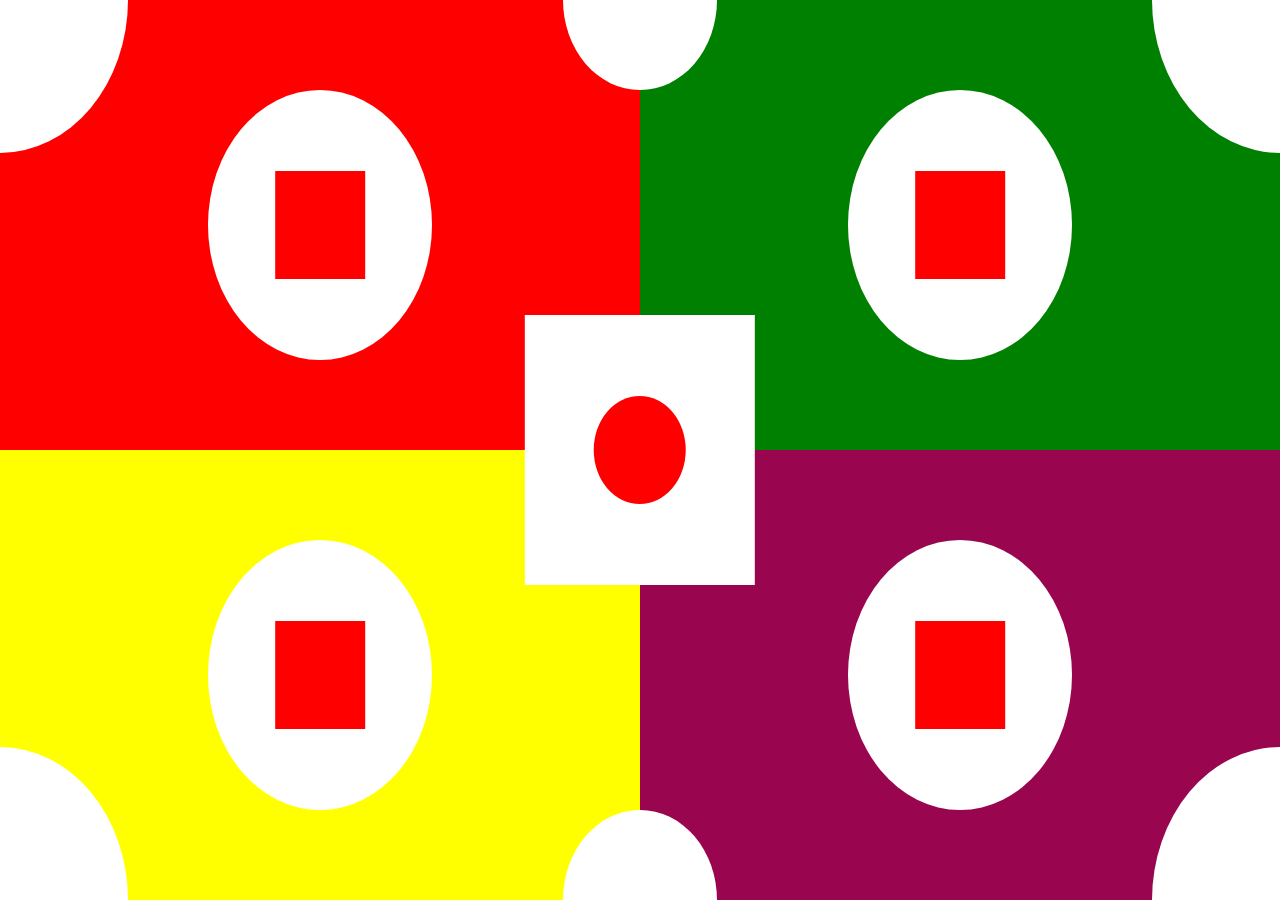
<file: pages/Case1.html>
<!DOCTYPE html>
<html lang="en">
<head>
    <meta charset="UTF-8">
    <meta name="viewport" content="width=, initial-scale=1.0">
    <title>Case 1</title>
    <link rel ="stylesheet"href="case1.css">
</head>
<body>
    <div class="container">
        <div class="box" id="box-1">
          <div class="corner-circle" id="big-corner-circle1"></div>
          <div class="corner-circle" id="small-corner-circle1"></div>
          <div class="center-circle"><div class="center-square"></div></div>
        </div>
        <div class="box" id="box-2">
          <div class="corner-circle" id="big-corner-circle2"></div>
          <div class="corner-circle" id="small-corner-circle2"></div>
          <div class="center-circle"><div class="center-square"></div></div>
        </div>
        <div class="box" id="box-3">
          <div class="corner-circle" id="big-corner-circle3"></div>
          <div class="corner-circle" id="small-corner-circle3"></div>
          <div class="center-circle"><div class="center-square"></div></div>
        </div>
        <div class="box" id="box-4">
          <div class="corner-circle" id="big-corner-circle4"></div>
          <div class="corner-circle" id="small-corner-circle4"></div>
          <div class="center-circle"><div class="center-square"></div></div>
        </div>
        <div class="center-circle" id="outer-center-circle">
          <div class="center-square" id="outer-center-square"></div>
        </div>
      </div>

</body>
</html>
</file>
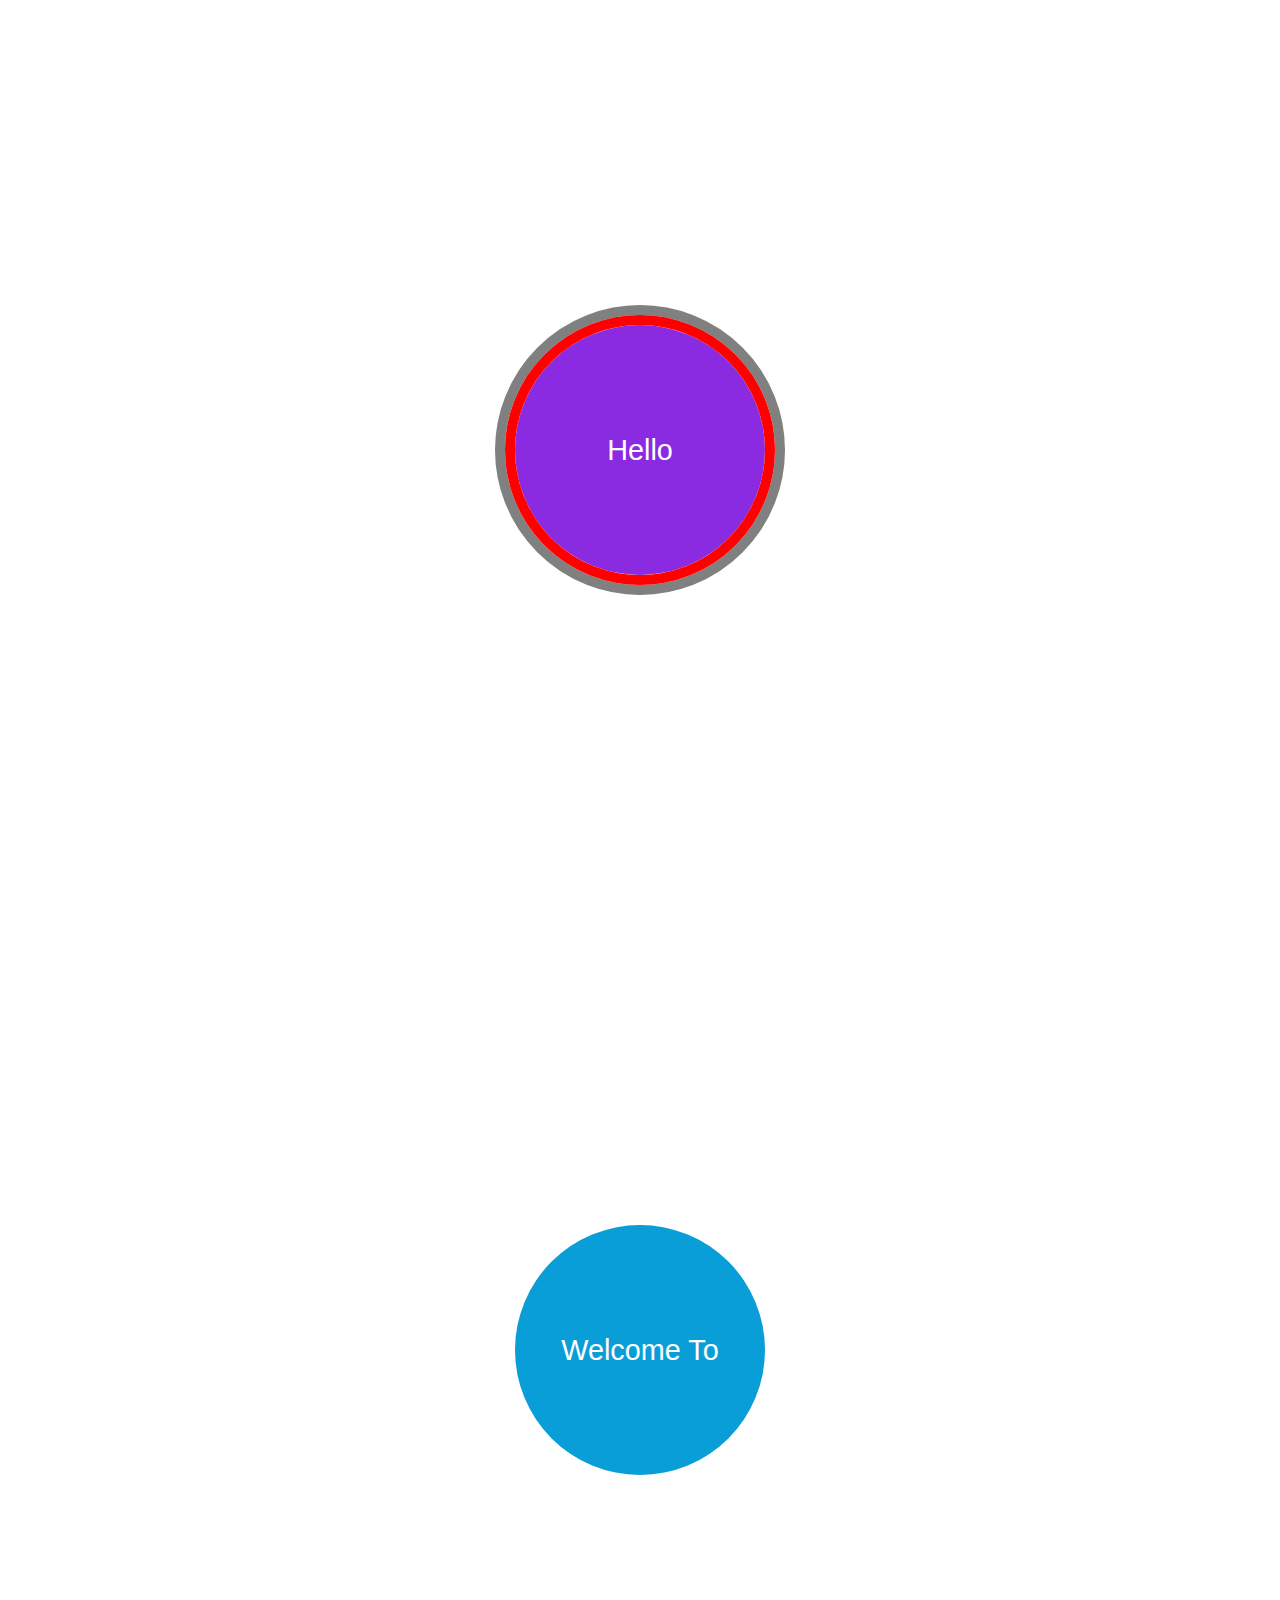
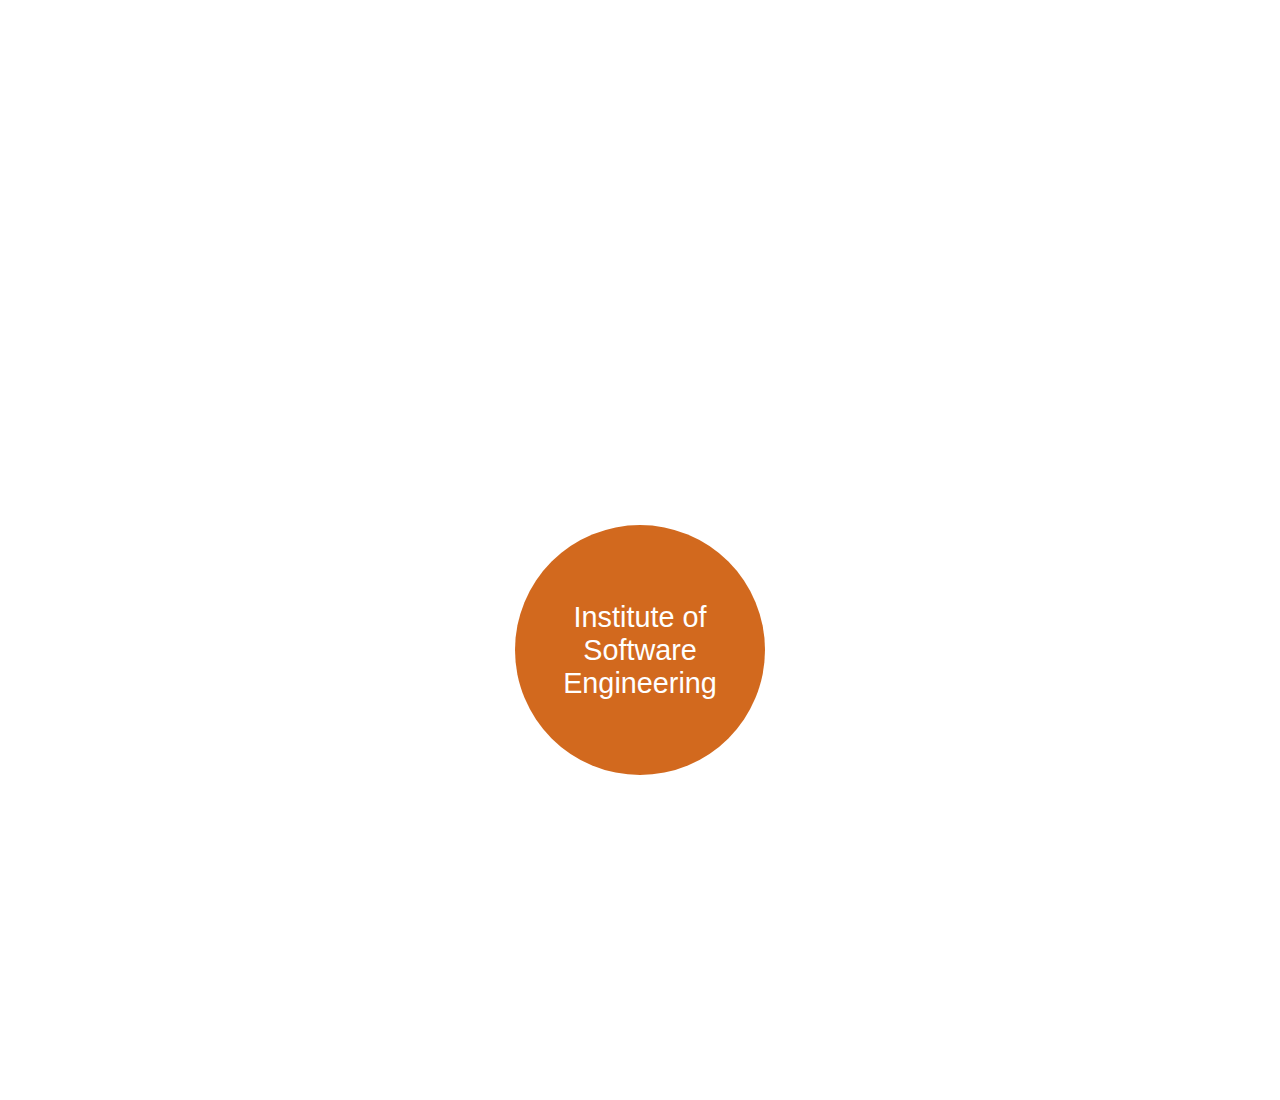
<file: pages/Case3.html>
<!DOCTYPE html>
<html lang="en">
<head>
    <meta charset="UTF-8">
    <meta name="viewport" content="width=device-width, initial-scale=1.0">
    <title>Case 3</title>
    <link rel ="stylesheet"href="case3.css">
</head>
<body>
    <div class="ring" id="outer-ring">
        <div class="ring" id="inner-ring"></div>
      </div>
      <div class="circle-container">
        <div class="card-container">
          <div class="circle-card" id="card-1"><p>Hello</p></div>
        </div>
        <div class="card-container">
          <div class="circle-card" id="card-2"><p>Welcome To</p></div>
        </div>
        <div class="card-container">
          <div class="circle-card" id="card-3">
            <p>Institute of Software Engineering</p>
          </div>
        </div>
      </div>
    
</body>
</html>
</file>
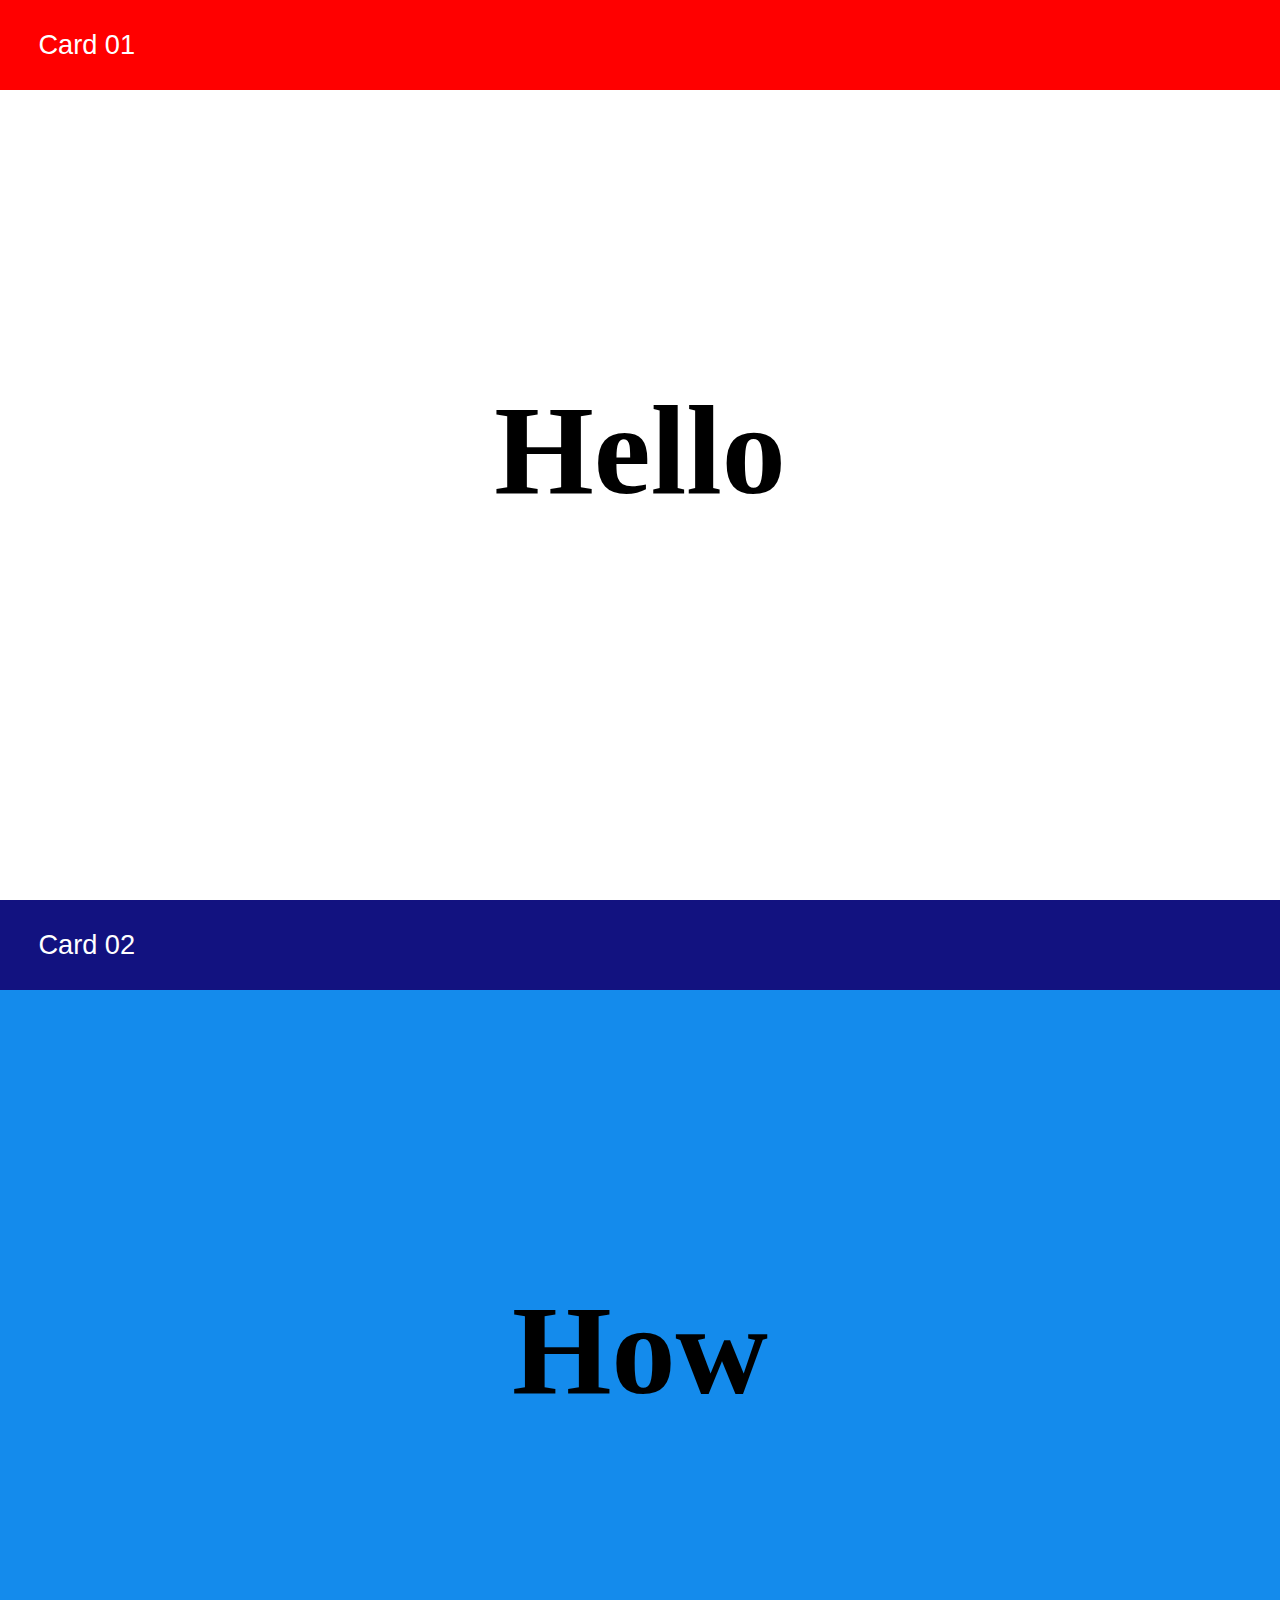
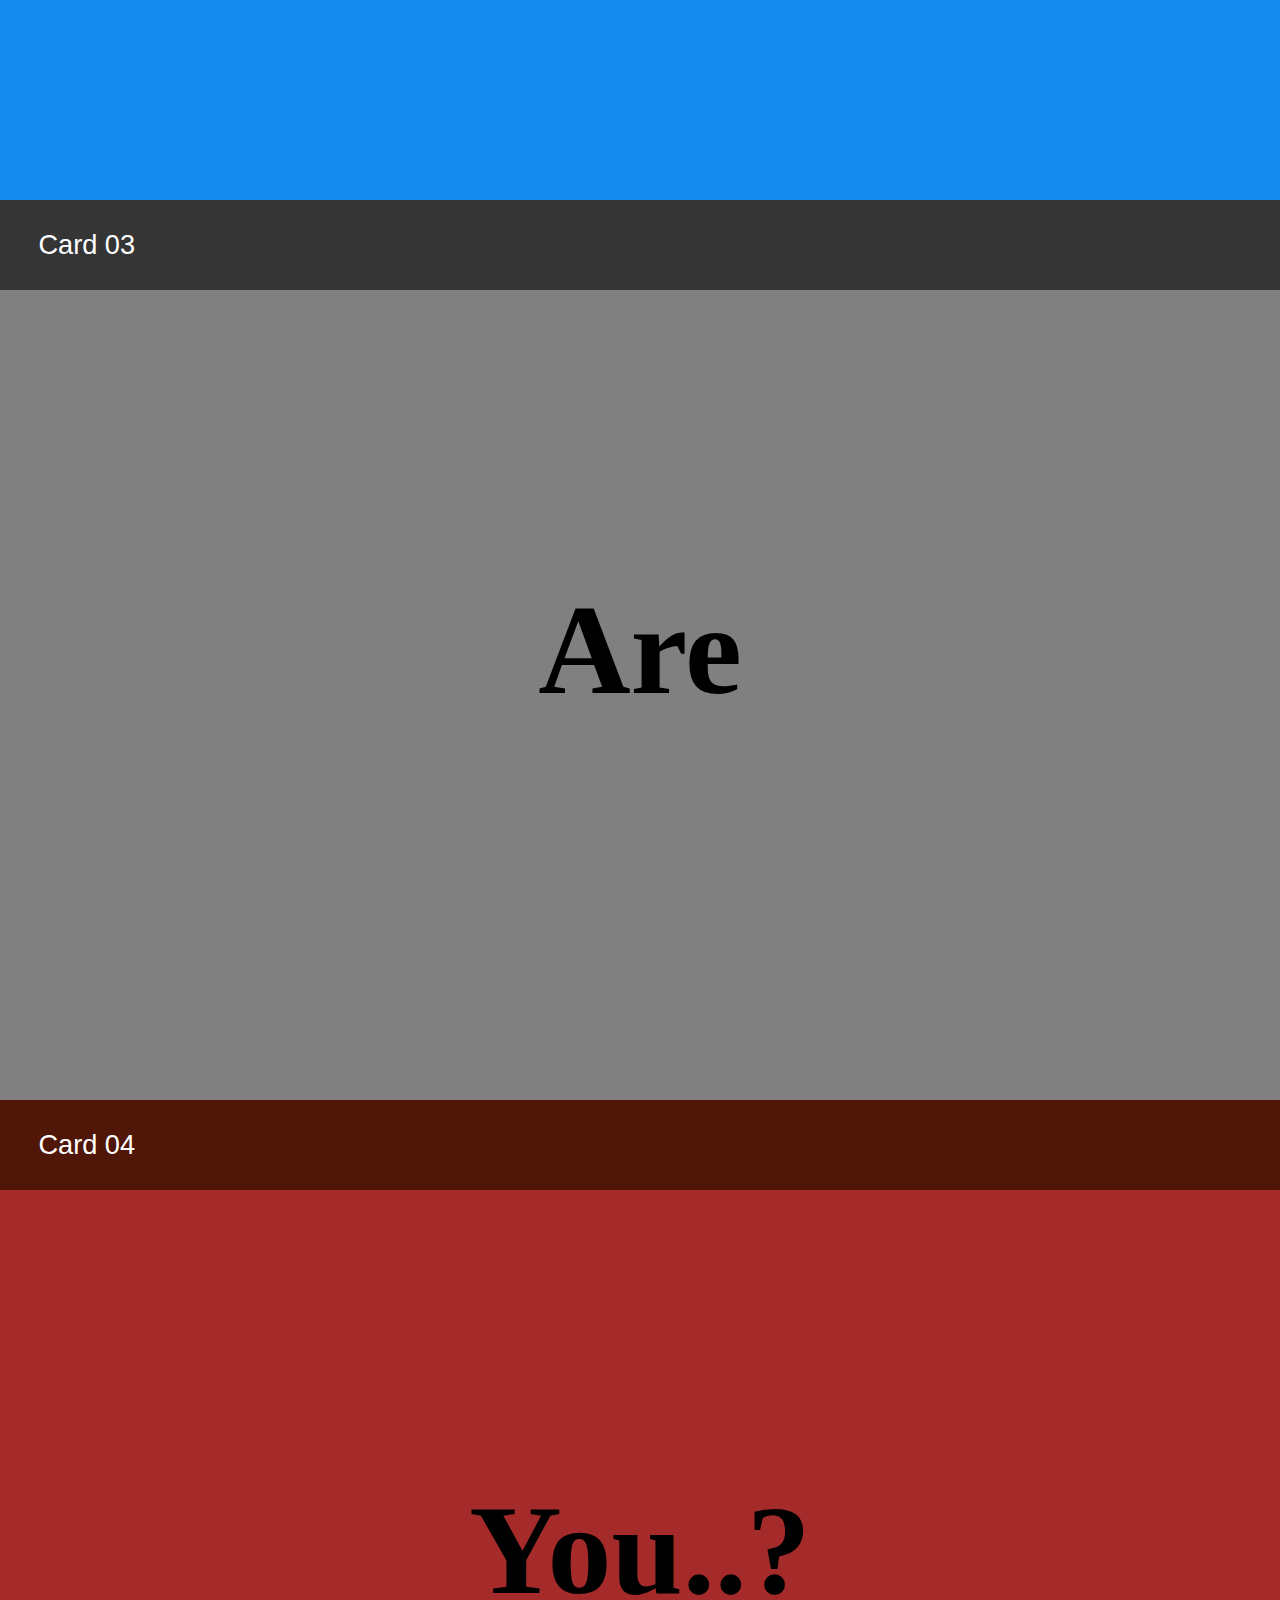
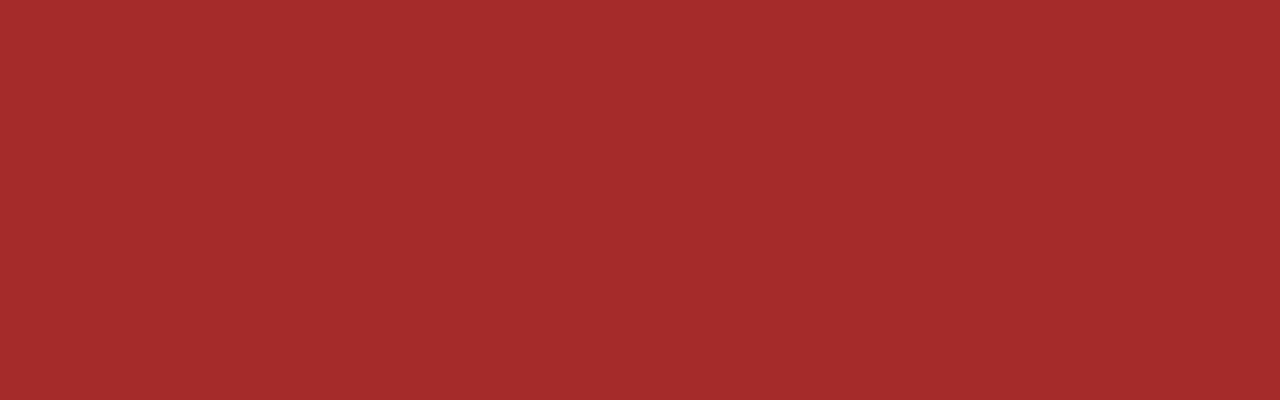
<file: pages/Case4.html>
<!DOCTYPE html>
<html lang="en">
  <head>
    <meta charset="UTF-8" />
    <meta name="viewport" content="width=device-width, initial-scale=1.0" />
    <title>Case 4</title>
    <link rel="stylesheet" href="case4.css" />
  </head>
  <body>
    <div class="page-container">
      <div class="page" id="page-1">
        <p class="center-text">Hello</p>
        <div class="sticky-header" id="header-1"><p>Card 01</p></div>
      </div>
      <div class="page" id="page-2">
        <p class="center-text">How</p>
        <div class="sticky-header" id="header-2"><p>Card 02</p></div>
      </div>
      <div class="page" id="page-3">
        <p class="center-text">Are</p>
        <div class="sticky-header" id="header-3"><p>Card 03</p></div>
      </div>
      <div class="page" id="page-4">
        <p class="center-text">You..?</p>
        <div class="sticky-header" id="header-4"><p>Card 04</p></div>
      </div>
    </div>
  </body>
</html>
</file>
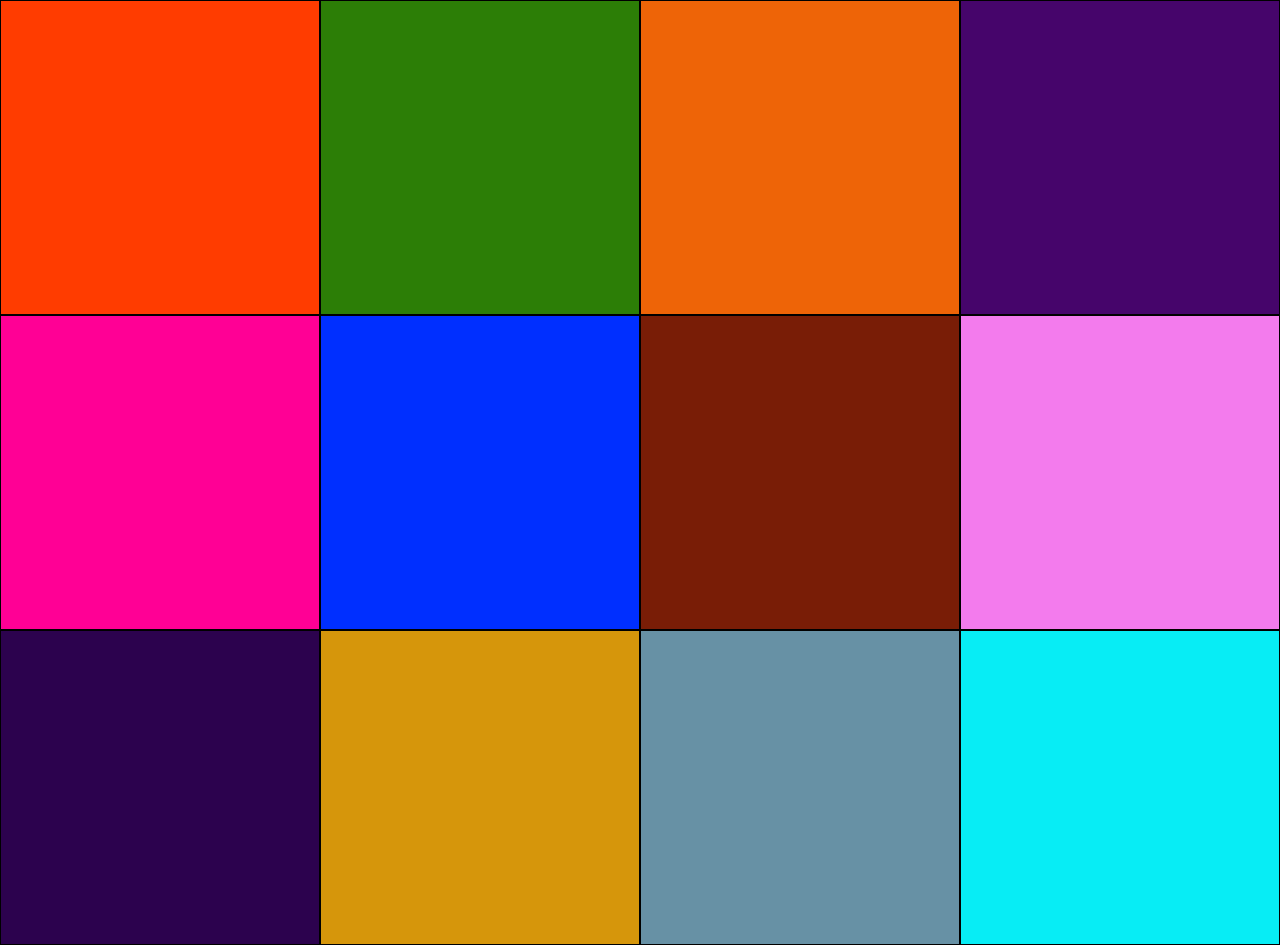
<file: pages/Case5.html>
<!DOCTYPE html>
<html lang="en">
<head>
    <meta charset="UTF-8">
    <meta name="viewport" content="width=device-width, initial-scale=1.0">
    <title>Case 5</title>
    <link rel="stylesheet" href="case5.css" />
</head>
<body>
    <div class="container">
        <div class="box box1"></div>
        <div class="box box2"></div>
        <div class="box box3"></div>
        <div class="box box4"></div>
        <div class="box box5"></div>
        <div class="box box6"></div>
        <div class="box box7"></div>
        <div class="box box8"></div>
        <div class="box box9"></div>
        <div class="box box10"></div>
        <div class="box box11"></div>
        <div class="box box12"></div>
    </div>
    
</body>
</html>
</file>
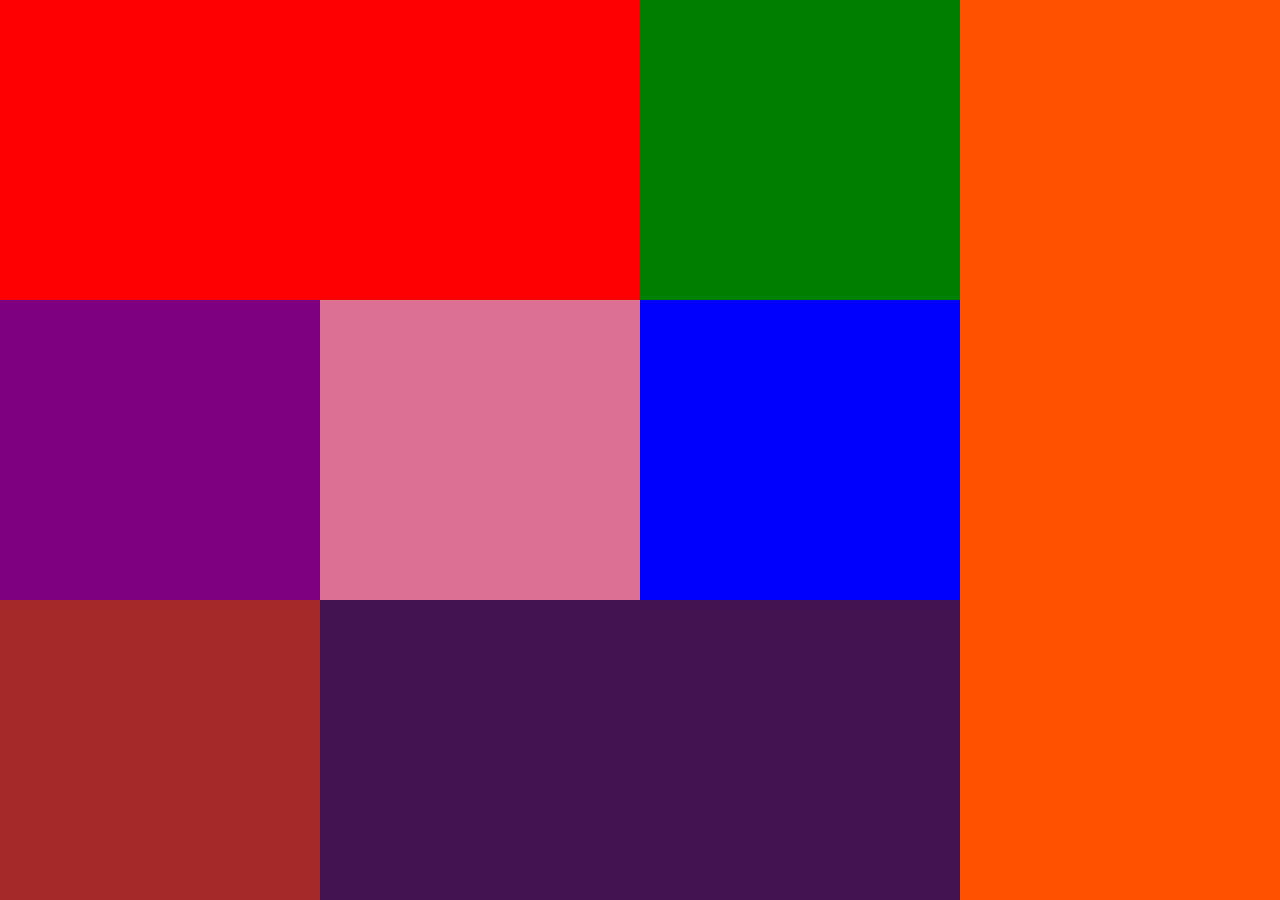
<file: pages/Case6.html>
<!DOCTYPE html>
<html lang="en">
<head>
    <meta charset="UTF-8">
    <meta name="viewport" content="width=device-width, initial-scale=1.0">
    <title>Case 6</title>
    <link rel="stylesheet" href="case6.css" />
</head>
<body>
    <div class="box-container">
        <div class="box box1"></div>
        <div class="box box2"></div>
        <div class="box box3"></div>
        <div class="box box4"></div>
        <div class="box box5"></div>
        <div class="box box6"></div>
        <div class="box box7"></div>
        <div class="box box8"></div>
      </div>
    </div>
    
</body>
</html>
</file>
<file: pages/case1.css>
body{
    margin: 0;
    padding: 0;
}
.box{
    width: 50vw;
    height: 50vh;
    position: absolute;
    
}
#box-1{
    background-color: red;
    top: 0;
    left: 0;
}
#box-2{
    background-color: green;
    top: 0;
    right: 0;
}
#box-3{
    background-color: yellow;
    bottom: 0;
    left: 0;
}
#box-4{
    background-color: rgb(153, 5, 79);
    bottom: 0;
    right: 0;
}
.center-circle{
    width: 35%;
    height: 30vh;
    
    background-color: white;
    border-radius: 100%;
    position: absolute;
    top: 50%;
    left: 50%;
    transform: translate(-50%, -50%);
}
.center-square{
    width: 40%;
    height: 40%;
    background-color: red;
    position: absolute;
    top: 50%;
    left: 50%;
    transform: translate(-50%, -50%);
}
.corner-circle{
    width: 20%;
    height: 17vh;
    background-color: white;
    position: absolute;
    
}
#box-1 #big-corner-circle1{
    top: 0;
    left: 0;
    border-bottom-right-radius: 100%;
}
#box-2 #big-corner-circle2{
    top: 0;
    right: 0;
    border-bottom-left-radius: 100%;
}
#box-3 #big-corner-circle3{
    bottom: 0;
    left: 0;
    border-top-right-radius: 100%;
}
#box-4 #big-corner-circle4{
    bottom: 0;
    right: 0;
    border-top-left-radius: 100%;
}

#box-1 #small-corner-circle1{
    height: 10vh;
    width: 12%;
    top: 0;
    right: 0;
    border-bottom-left-radius: 100%;
}
#box-2 #small-corner-circle2{
    height: 10vh;
    width: 12%;
    border-bottom-right-radius: 100%;
    
}
#box-3 #small-corner-circle3{
    height: 10vh;
    width: 12%;
    bottom: 0;
    right: 0;
    border-top-left-radius: 100%;
}
#box-4 #small-corner-circle4{
    height: 10vh;
    width: 12%;
    bottom: 0;
    border-top-right-radius: 100%;
}
#outer-center-circle{
    width: 18vw;
    border-radius: 0;
}
#outer-center-square{
    border-radius: 100%;
}
</file>
<file: pages/case3.css>
body{
    margin: 0;
}
div{
    border-radius: 100%;
}


#inner-ring{
    height: 250px;
    width: 250px;
    border: 10px solid red;
}
#outer-ring{
    height: fit-content;
    width: fit-content;
    border: 10px solid gray;
    position: fixed;
    top: 50%;
    left: 50%;
    transform: translate(-50%, -50%);
}
.circle-container{
    
    height: 100%;
    width: 100%;
    display: flex;
    flex-direction: column;
    justify-content: center;
    align-items: center;
    
}
.card-container{
    width: 100%;
    height: 100vh;
    display: flex;
    justify-content: center;
    align-items: center;
}
.circle-card{
    height: 250px;
    width: 250px;
    display: flex;
    justify-content: center;
    align-items: center;
    color: white;
    font-size: 1.8rem;
    font-family: sans-serif;
    text-align: center;
    
}
#card-1{
    background-color: blueviolet;
}
#card-2{
    background-color:rgb(10, 158, 216);
}
#card-3{
    background-color:chocolate;
}
</file>
<file: pages/case4.css>
body{
    margin: 0;
}
.page{
    width: 100%;
    height: 100vh;
    position: relative;
}
.sticky-header{
    width: 100%;
    height: 10vh;
    background-color: red;
    position: sticky;
    top: 0;
    display: flex;
    flex-direction: column;
    justify-content: space-around;
}
.sticky-header p{
    color: white;
    font-family: sans-serif;
    font-size: 1.7rem;
    padding-left: 3%;
   
}
#header-2{
    background-color: rgb(18, 18, 128);
}
#header-3{
    background-color: rgb(53, 53, 53);
}
#header-4{
    background-color: rgb(80, 22, 8);
}
#page-2{
    background-color: rgb(20, 139, 236);
}
#page-3{
    background-color: grey;
}
#page-4{
    background-color: brown;
}
.center-text{
    margin: 0;
    font-size: 8rem;
    font-weight: 550;
    font-family: serif;
    position: absolute;
    top: 50%;
    left: 50%;
    transform: translate(-50%, -50%);
}
</file>
<file: pages/case5.css>
body{
    margin: 0;
}
.container{
    display: grid;
    grid-template-columns: 25%  25%  25%  25%;
}
.box{
    padding: 25px;
    border: 1px solid black;
    background-color: blue;
    height: 263px;
}
.box1{
  background-color: rgb(255, 60, 0);
}
.box2{
    background-color: rgb(44, 126, 6);
}
.box3{
    background-color: rgb(238, 100, 7);
}
.box4{
    background-color: rgb(70, 5, 107);
}
.box5{
    background-color: rgb(255, 0, 149);
}
.box6{
    background-color: rgb(0, 47, 255);
}
.box7{
    background-color: rgb(121, 29, 6);
}
.box8{
    background-color: rgb(243, 123, 237);
}
.box9{
    background-color: rgb(44, 2, 78);
}
.box10{
    background-color: rgb(214, 150, 11);
}
.box11{
    background-color: rgb(103, 145, 165);
}
.box12{
    background-color: rgb(7, 237, 245);
}
</file>
<file: pages/case6.css>
body{
    margin: 0;
}
.box-container{
    width: 100%;
    height: 100vh;
    display: grid;
    grid-template-columns: repeat(4, 1fr);
}
.box {
    height: 100%;
    
}
.box1 {
    background-color: red;
    grid-column: 1/3;
}
.box2 {
    background-color: green;
}
.box3 {
    background-color: rgb(255, 81, 0);
    grid-column: 4/4;
    grid-row: 1/4;
}
.box4 {
    background-color: purple;
}
.box5 {
    background-color: palevioletred;
}
.box6 {
    background-color: blue;
}
.box7 {
    background-color: brown;
}
.box8 {
    background-color: rgb(66, 19, 80);
    grid-column: 2/4;
}
</file>
